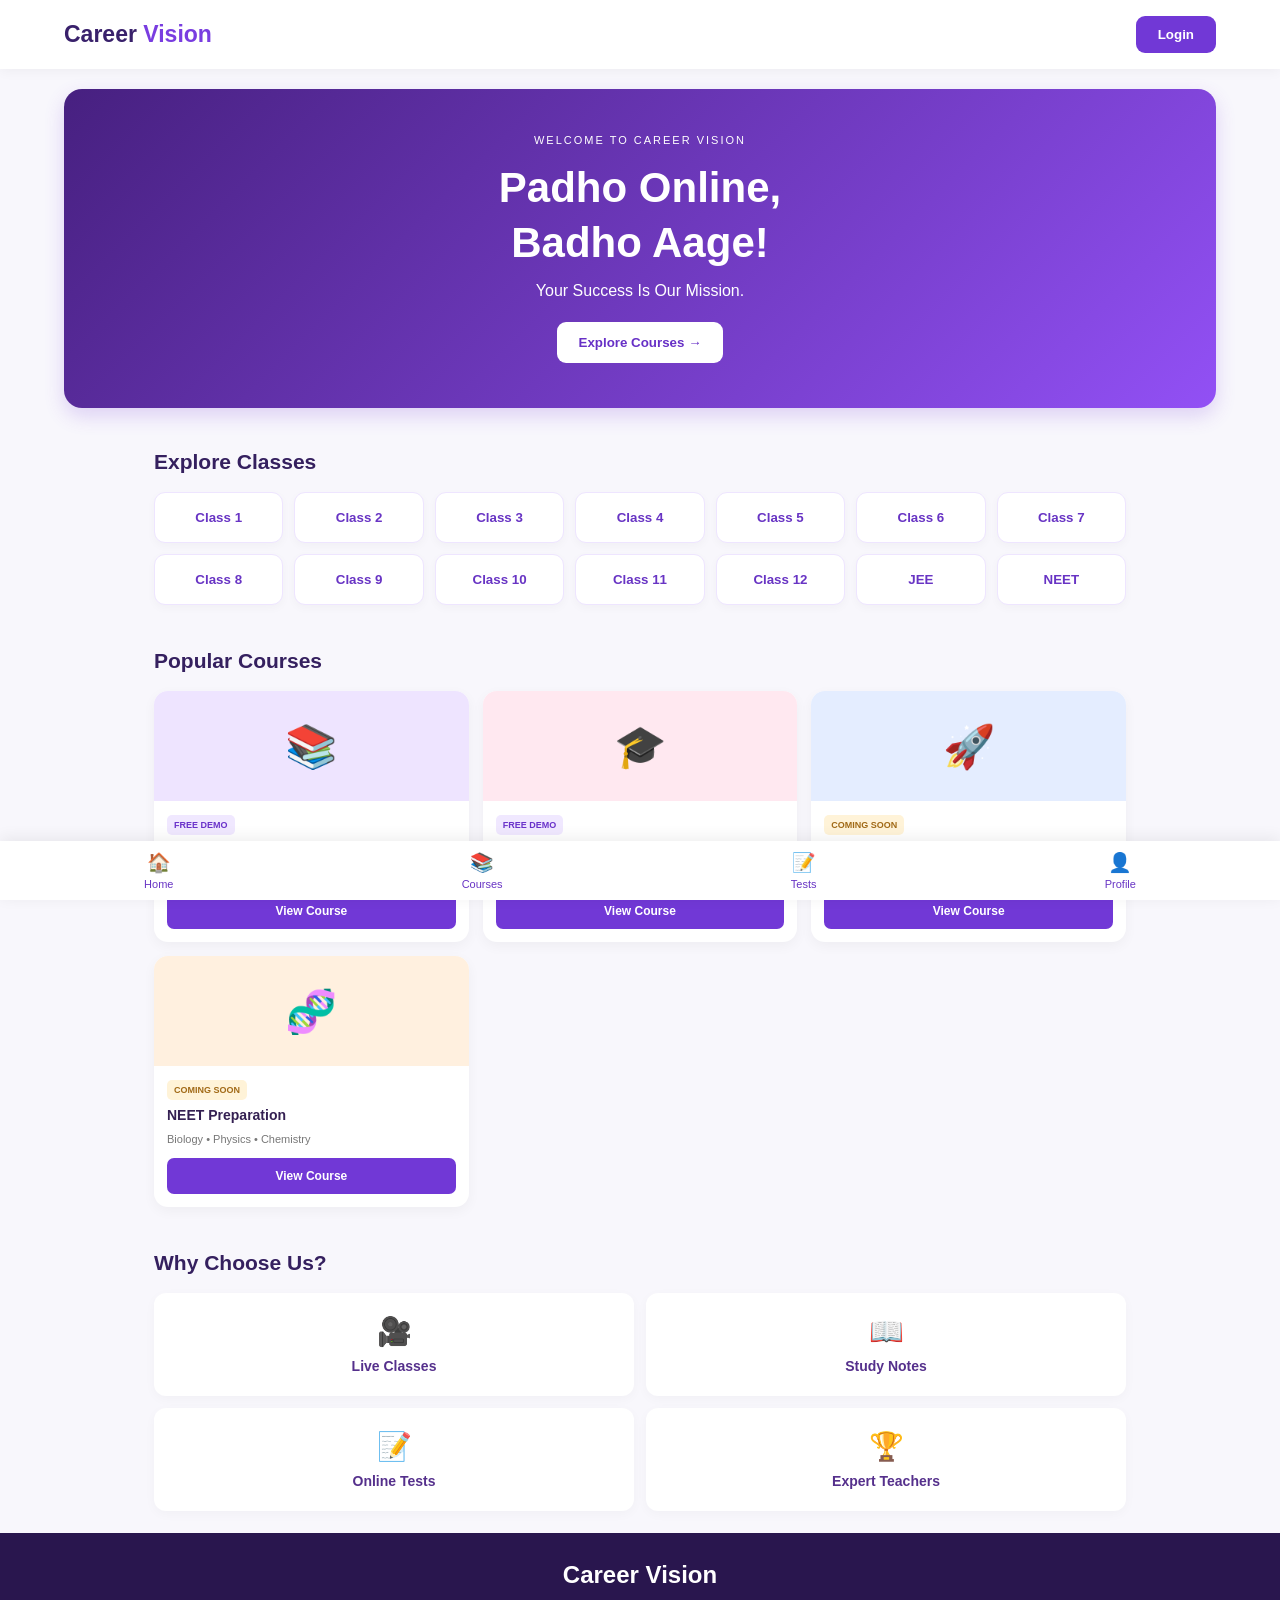
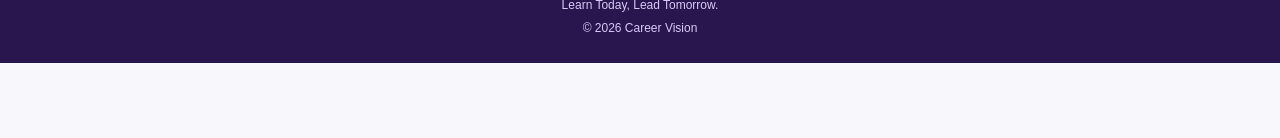
<file: Index.html>
<!DOCTYPE html>
<html lang="en">
<head>
<meta charset="UTF-8">
<meta name="viewport" content="width=device-width, initial-scale=1.0">
<title>Career Vision - Coaching App</title>
<link rel="stylesheet" href="style.css">
</head>
<body>

<!-- HEADER -->
<header class="header">
    <div class="logo">Career <span>Vision</span></div>
    <button class="login-btn" onclick="showLogin()">Login</button>
</header>

<!-- HOME PAGE -->
<main id="homePage">

<section class="hero">
    <p class="tag">WELCOME TO CAREER VISION</p>
    <h1>Padho Online,<br>Badho Aage!</h1>
    <p>Your Success Is Our Mission.</p>
    <button onclick="exploreCourses()">Explore Courses →</button>
</section>

<!-- CLASSES -->
<section class="section">
    <h2>Explore Classes</h2>
    <div class="class-grid">
        <button onclick="selectClass('Class 1')">Class 1</button>
        <button onclick="selectClass('Class 2')">Class 2</button>
        <button onclick="selectClass('Class 3')">Class 3</button>
        <button onclick="selectClass('Class 4')">Class 4</button>
        <button onclick="selectClass('Class 5')">Class 5</button>
        <button onclick="selectClass('Class 6')">Class 6</button>
        <button onclick="selectClass('Class 7')">Class 7</button>
        <button onclick="selectClass('Class 8')">Class 8</button>
        <button onclick="selectClass('Class 9')">Class 9</button>
        <button onclick="selectClass('Class 10')">Class 10</button>
        <button onclick="selectClass('Class 11')">Class 11</button>
        <button onclick="selectClass('Class 12')">Class 12</button>
        <button onclick="selectClass('JEE')">JEE</button>
        <button onclick="selectClass('NEET')">NEET</button>
    </div>
</section>

<!-- COURSES -->
<section class="section" id="courses">
    <h2>Popular Courses</h2>

    <div class="course-grid">

        <article class="course-card">
            <div class="course-image purple">📚</div>
            <div class="course-info">
                <span class="free">FREE DEMO</span>
                <h3>Class 10 Foundation</h3>
                <p>Maths • Science • English</p>
                <button onclick="viewCourse('Class 10 Foundation')">View Course</button>
            </div>
        </article>

        <article class="course-card">
            <div class="course-image pink">🎓</div>
            <div class="course-info">
                <span class="free">FREE DEMO</span>
                <h3>Class 12 Science</h3>
                <p>Physics • Chemistry • Biology</p>
                <button onclick="viewCourse('Class 12 Science')">View Course</button>
            </div>
        </article>

        <article class="course-card">
            <div class="course-image blue">🚀</div>
            <div class="course-info">
                <span class="coming">COMING SOON</span>
                <h3>JEE Preparation</h3>
                <p>Complete JEE Preparation</p>
                <button onclick="viewCourse('JEE Preparation')">View Course</button>
            </div>
        </article>

        <article class="course-card">
            <div class="course-image orange">🧬</div>
            <div class="course-info">
                <span class="coming">COMING SOON</span>
                <h3>NEET Preparation</h3>
                <p>Biology • Physics • Chemistry</p>
                <button onclick="viewCourse('NEET Preparation')">View Course</button>
            </div>
        </article>

    </div>
</section>

<!-- FEATURES -->
<section class="section">
    <h2>Why Choose Us?</h2>
    <div class="feature-grid">
        <div>🎥<h3>Live Classes</h3></div>
        <div>📖<h3>Study Notes</h3></div>
        <div>📝<h3>Online Tests</h3></div>
        <div>🏆<h3>Expert Teachers</h3></div>
    </div>
</section>

</main>

<!-- STUDENT DASHBOARD -->
<main id="studentDashboard" class="dashboard" hidden>

    <div class="welcome">
        <div>
            <p>Welcome Back,</p>
            <h2 id="studentName">Student</h2>
        </div>
        <div class="profile-icon">👤</div>
    </div>

    <div class="dashboard-banner">
        <h2>Learn With Career Vision</h2>
        <p>Your Success Starts Here!</p>
    </div>

    <h2 class="section-heading">My Learning</h2>

    <div class="dash-grid">
        <button class="dash-card" onclick="openMyCourses()">
            <span>📚</span>
            <h3>My Courses</h3>
            <p>View your courses</p>
        </button>

        <button class="dash-card" onclick="openLiveClasses()">
            <span>🎥</span>
            <h3>Live Classes</h3>
            <p>Join your classes</p>
        </button>

        <button class="dash-card" onclick="openNotes()">
            <span>📖</span>
            <h3>Study Notes</h3>
            <p>Read notes</p>
        </button>

        <button class="dash-card" onclick="showTests()">
            <span>📝</span>
            <h3>My Tests</h3>
            <p>Practice questions</p>
        </button>
    </div>

    <div class="progress-card">
        <h3>My Learning Progress</h3>
        <div class="progress-bar">
            <div class="progress-fill"></div>
        </div>
        <p>0% Completed</p>
    </div>

    <button class="logout-btn" onclick="logoutStudent()">Logout</button>

</main>

<!-- LOGIN / SIGNUP MODAL -->
<div class="auth-overlay" id="authOverlay" hidden>
    <div class="auth-box">

        <button class="close-btn" onclick="closeLogin()">×</button>

        <div class="auth-logo">Career <span>Vision</span></div>

        <h2 id="authTitle">Welcome Back!</h2>
        <p class="auth-subtitle">Login to continue learning</p>

        <form id="loginForm">
            <input type="email" id="loginEmail"
                placeholder="Enter Email" required>

            <input type="password" id="loginPassword"
                placeholder="Enter Password" required>

            <button type="submit" class="auth-submit">Login</button>

            <p class="auth-switch">
                New Student?
                <a href="#" onclick="showSignup(event)">Create Account</a>
            </p>
        </form>

        <form id="signupForm" hidden>
            <input type="text" id="signupName"
                placeholder="Enter Full Name" required>

            <input type="email" id="signupEmail"
                placeholder="Enter Email" required>

            <input type="password" id="signupPassword"
                placeholder="Create Password" minlength="6" required>

            <button type="submit" class="auth-submit">Create Account</button>

            <p class="auth-switch">
                Already registered?
                <a href="#" onclick="showLoginForm(event)">Login</a>
            </p>
        </form>

    </div>
</div>

<!-- FOOTER -->
<footer>
    <h2>Career Vision</h2>
    <p>Learn Today, Lead Tomorrow.</p>
    <p>© 2026 Career Vision</p>
</footer>

<!-- BOTTOM NAVIGATION -->
<nav class="bottom-nav">
    <button onclick="goHome()">🏠<span>Home</span></button>
    <button onclick="exploreCourses()">📚<span>Courses</span></button>
    <button onclick="showTests()">📝<span>Tests</span></button>
    <button onclick="showLogin()">👤<span>Profile</span></button>
</nav>

<script src="script.js"></script>
</body>
          </html>
</file>
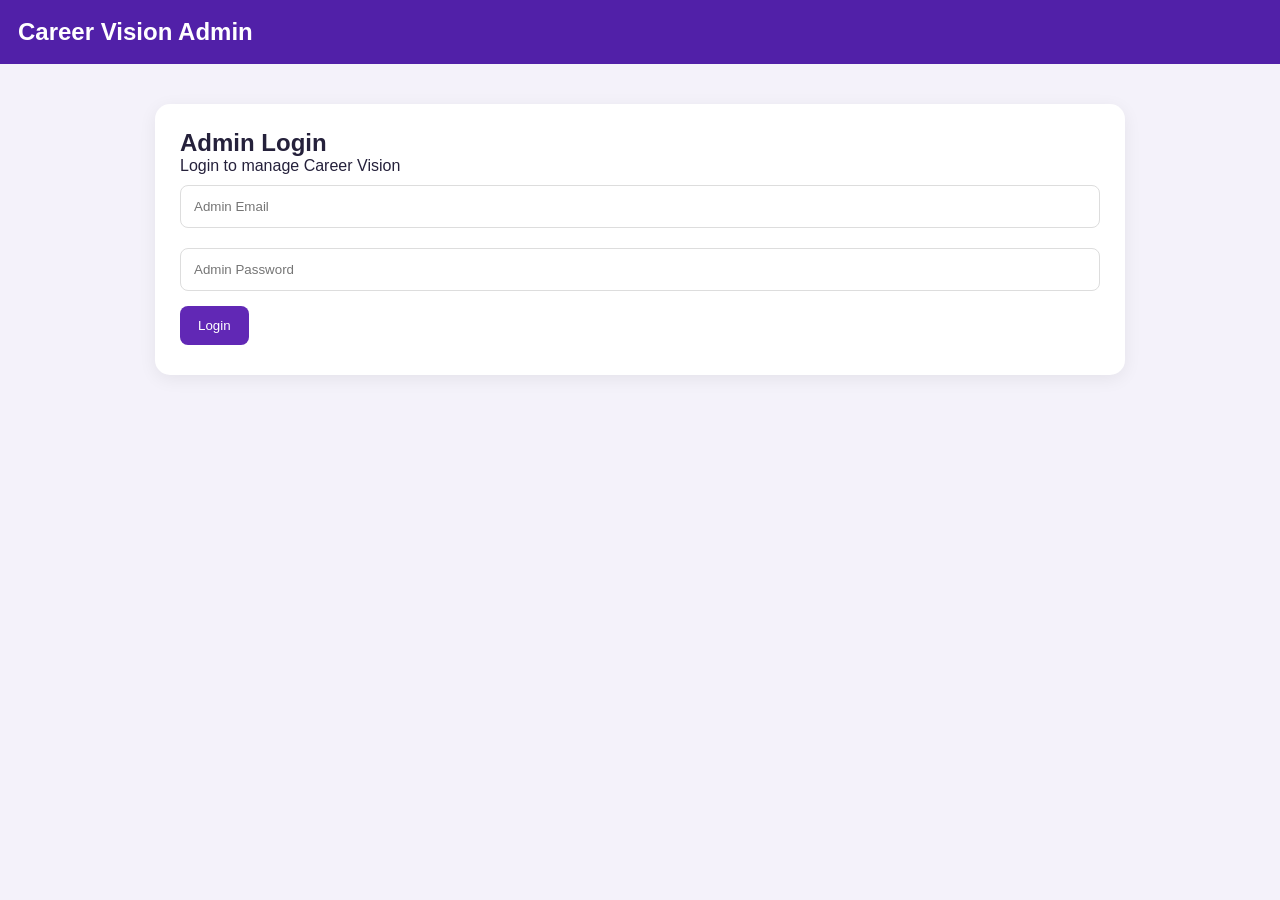
<file: admin.html>
<!DOCTYPE html>
<html lang="en">
<head>
  <meta charset="UTF-8">
  <meta name="viewport" content="width=device-width, initial-scale=1.0">
  <title>Career Vision Admin</title>
  <style>
    * {
      box-sizing: border-box;
      margin: 0;
      padding: 0;
      font-family: Arial, sans-serif;
    }

    body {
      background: #f4f2fa;
      color: #25213b;
    }

    header {
      background: #5120a8;
      color: white;
      padding: 18px;
      display: flex;
      justify-content: space-between;
      align-items: center;
    }

    .container {
      max-width: 1000px;
      margin: 25px auto;
      padding: 15px;
    }

    .login, .dashboard {
      background: white;
      padding: 25px;
      border-radius: 15px;
      box-shadow: 0 4px 18px #0001;
    }

    input {
      width: 100%;
      padding: 13px;
      margin: 10px 0;
      border: 1px solid #ddd;
      border-radius: 8px;
    }

    button {
      background: #6128b5;
      color: white;
      border: 0;
      padding: 12px 18px;
      border-radius: 8px;
      cursor: pointer;
      margin: 5px 0;
    }

    .logout {
      background: #e53935;
    }

    .cards {
      display: grid;
      grid-template-columns: repeat(auto-fit, minmax(140px, 1fr));
      gap: 15px;
      margin: 20px 0;
    }

    .card {
      background: #f1eaff;
      padding: 20px;
      border-radius: 12px;
    }

    .card h2 {
      color: #5120a8;
      margin-top: 10px;
    }

    .section {
      margin-top: 25px;
      padding: 18px;
      background: #faf9ff;
      border-radius: 10px;
    }

    [hidden] {
      display: none !important;
    }
  </style>
</head>
<body>

<header>
  <h2>Career Vision Admin</h2>
  <button class="logout" onclick="logout()" id="logoutBtn" hidden>
    Logout
  </button>
</header>

<div class="container">

  <div class="login" id="loginBox">
    <h2>Admin Login</h2>
    <p>Login to manage Career Vision</p>

    <input type="email" id="email" placeholder="Admin Email">
    <input type="password" id="password" placeholder="Admin Password">

    <button onclick="login()">Login</button>
    <p id="message"></p>
  </div>

  <div class="dashboard" id="dashboard" hidden>
    <h2>Welcome, Admin!</h2>
    <p>Career Vision Management Panel</p>

    <div class="cards">
      <div class="card">
        <p>Total Students</p>
        <h2 id="students">0</h2>
      </div>

      <div class="card">
        <p>Total Courses</p>
        <h2 id="courses">0</h2>
      </div>

      <div class="card">
        <p>Live Classes</p>
        <h2 id="classes">0</h2>
      </div>
    </div>

    <div class="section">
      <h3>Student Management</h3>
      <p>Students section is ready for backend connection.</p>
      <button onclick="alert('Student management will be connected to the database.')">
        Manage Students
      </button>
    </div>

    <div class="section">
      <h3>Course Management</h3>
      <input id="courseName" placeholder="Enter Course Name">
      <button onclick="addCourse()">Add Course</button>
      <ul id="courseList"></ul>
    </div>

    <div class="section">
      <h3>Live Classes</h3>
      <input id="className" placeholder="Enter Live Class Name">
      <button onclick="addClass()">Add Live Class</button>
      <ul id="classList"></ul>
    </div>

    <div class="section">
      <h3>Study Notes</h3>
      <p>PDF upload feature will be added with backend storage.</p>
    </div>
  </div>
</div>

<script>
  // DEMO ONLY: This is not secure authentication.
  // Never put a real admin password in browser JavaScript.

  const demoEmail = "admin@example.com";
  const demoPassword = "Demo12345";

  function login() {
    const email = document.getElementById("email").value.trim();
    const password = document.getElementById("password").value;
    const message = document.getElementById("message");

    if (email === demoEmail && password === demoPassword) {
      document.getElementById("loginBox").hidden = true;
      document.getElementById("dashboard").hidden = false;
      document.getElementById("logoutBtn").hidden = false;
    } else {
      message.textContent = "Incorrect demo email or password.";
      message.style.color = "red";
    }
  }

  function logout() {
    document.getElementById("dashboard").hidden = true;
    document.getElementById("loginBox").hidden = false;
    document.getElementById("logoutBtn").hidden = true;
    document.getElementById("password").value = "";
  }

  function addCourse() {
    const input = document.getElementById("courseName");
    if (!input.value.trim()) return alert("Enter course name");

    const li = document.createElement("li");
    li.textContent = input.value.trim();
    document.getElementById("courseList").appendChild(li);
    input.value = "";

    document.getElementById("courses").textContent =
      document.getElementById("courseList").children.length;
  }

  function addClass() {
    const input = document.getElementById("className");
    if (!input.value.trim()) return alert("Enter class name");

    const li = document.createElement("li");
    li.textContent = input.value.trim();
    document.getElementById("classList").appendChild(li);
    input.value = "";

    document.getElementById("classes").textContent =
      document.getElementById("classList").children.length;
  }
</script>

</body>
</html>
</file>
<file: style.css>
* {
    margin: 0;
    padding: 0;
    box-sizing: border-box;
}

body {
    font-family: Arial, sans-serif;
    background: #f8f7fc;
    color: #29213c;
    padding-bottom: 75px;
}

button {
    cursor: pointer;
    font-family: inherit;
    transition: 0.2s;
}

button:active {
    transform: scale(0.97);
}

[hidden] {
    display: none !important;
}

/* HEADER */

.header {
    background: white;
    padding: 16px 5%;
    display: flex;
    justify-content: space-between;
    align-items: center;
    position: sticky;
    top: 0;
    z-index: 100;
    box-shadow: 0 2px 12px #0000000c;
}

.logo, .auth-logo {
    font-size: 23px;
    font-weight: 800;
    color: #39216b;
}

.logo span, .auth-logo span {
    color: #793de0;
}

.login-btn {
    background: #7138d6;
    color: white;
    border: none;
    border-radius: 9px;
    padding: 11px 22px;
    font-weight: bold;
}

/* HERO */

.hero {
    margin: 20px 5%;
    padding: 45px 20px;
    text-align: center;
    color: white;
    border-radius: 18px;
    background: linear-gradient(135deg, #472080, #9250f5);
    box-shadow: 0 8px 20px #7138d633;
}

.hero .tag {
    font-size: 11px;
    letter-spacing: 2px;
    margin-bottom: 15px;
}

.hero h1 {
    font-size: 32px;
    line-height: 1.3;
    margin-bottom: 12px;
}

.hero > p {
    margin-bottom: 22px;
}

.hero button {
    background: white;
    color: #6730c6;
    border: none;
    border-radius: 9px;
    padding: 13px 22px;
    font-weight: bold;
}

/* COMMON SECTION */

.section {
    padding: 22px 5%;
}

.section h2, .section-heading {
    font-size: 21px;
    color: #35205f;
    margin-bottom: 18px;
}

/* CLASSES */

.class-grid {
    display: grid;
    grid-template-columns: repeat(3, 1fr);
    gap: 11px;
}

.class-grid button {
    background: white;
    border: 1px solid #eee5ff;
    color: #6834c4;
    border-radius: 11px;
    padding: 17px 4px;
    font-weight: bold;
    box-shadow: 0 3px 10px #00000008;
}

/* COURSES */

.course-grid {
    display: grid;
    grid-template-columns: repeat(2, 1fr);
    gap: 14px;
}

.course-card {
    background: white;
    border-radius: 14px;
    overflow: hidden;
    box-shadow: 0 4px 13px #0000000b;
}

.course-image {
    height: 110px;
    display: grid;
    place-items: center;
    font-size: 42px;
}

.purple { background: #eee4ff; }
.pink { background: #ffe8f0; }
.blue { background: #e4edff; }
.orange { background: #fff0df; }

.course-info {
    padding: 13px;
}

.course-info h3 {
    font-size: 14px;
    margin: 10px 0;
    color: #342052;
}

.course-info p {
    font-size: 11px;
    color: #777;
    margin-bottom: 13px;
}

.free, .coming {
    font-size: 9px;
    font-weight: bold;
    color: #6a32ca;
    background: #f0e8ff;
    padding: 5px 7px;
    border-radius: 5px;
}

.coming {
    color: #a16a17;
    background: #fff3d8;
}

.course-info button {
    width: 100%;
    background: #7138d6;
    color: white;
    border: none;
    border-radius: 7px;
    padding: 11px 4px;
    font-size: 12px;
    font-weight: bold;
}

/* FEATURES */

.feature-grid {
    display: grid;
    grid-template-columns: repeat(2, 1fr);
    gap: 12px;
}

.feature-grid div {
    background: white;
    padding: 22px 10px;
    border-radius: 12px;
    text-align: center;
    font-size: 28px;
    box-shadow: 0 3px 12px #00000008;
}

.feature-grid h3 {
    font-size: 14px;
    color: #55308c;
    margin-top: 10px;
}

/* FOOTER */

footer {
    background: #29164e;
    color: white;
    text-align: center;
    padding: 28px 15px;
}

footer p {
    color: #d9c9f5;
    font-size: 12px;
    margin-top: 9px;
}

/* BOTTOM NAV */

.bottom-nav {
    position: fixed;
    bottom: 0;
    left: 0;
    width: 100%;
    background: white;
    display: flex;
    justify-content: space-around;
    padding: 10px 0;
    box-shadow: 0 -3px 15px #00000012;
    z-index: 200;
}

.bottom-nav button {
    border: none;
    background: none;
    color: #6834c4;
    font-size: 19px;
    display: flex;
    flex-direction: column;
    align-items: center;
    gap: 4px;
}

.bottom-nav span {
    font-size: 11px;
}

/* LOGIN / SIGNUP */

.auth-overlay {
    position: fixed;
    inset: 0;
    background: #1c1039bd;
    z-index: 1000;
    display: flex;
    justify-content: center;
    align-items: center;
    padding: 18px;
}

.auth-box {
    position: relative;
    width: 100%;
    max-width: 390px;
    background: white;
    padding: 30px 22px;
    border-radius: 18px;
    box-shadow: 0 10px 40px #0003;
}

.close-btn {
    position: absolute;
    top: 8px;
    right: 15px;
    background: none;
    border: none;
    color: #555;
    font-size: 30px;
}

.auth-logo {
    text-align: center;
    margin-bottom: 20px;
}

.auth-box h2 {
    text-align: center;
    color: #39216b;
    margin-bottom: 8px;
}

.auth-subtitle {
    text-align: center;
    color: #888;
    font-size: 13px;
    margin-bottom: 22px;
}

.auth-box input {
    display: block;
    width: 100%;
    padding: 14px;
    margin-bottom: 13px;
    border: 1px solid #ddd;
    border-radius: 9px;
    outline: none;
    font-size: 14px;
}

.auth-box input:focus {
    border-color: #793de0;
}

.auth-submit {
    width: 100%;
    padding: 14px;
    border: none;
    border-radius: 9px;
    background: #7138d6;
    color: white;
    font-size: 15px;
    font-weight: bold;
}

.auth-switch {
    text-align: center;
    margin-top: 18px;
    color: #777;
    font-size: 13px;
}

.auth-switch a {
    color: #7138d6;
    font-weight: bold;
    text-decoration: none;
}

/* DASHBOARD */

.dashboard {
    padding: 22px 5%;
    min-height: 100vh;
}

.welcome {
    display: flex;
    justify-content: space-between;
    align-items: center;
    margin-bottom: 22px;
}

.welcome p {
    color: #777;
    font-size: 13px;
}

.welcome h2 {
    color: #39216b;
    margin-top: 5px;
}

.profile-icon {
    width: 48px;
    height: 48px;
    background: #eadfff;
    border-radius: 50%;
    display: grid;
    place-items: center;
    font-size: 25px;
}

.dashboard-banner {
    background: linear-gradient(130deg, #49218e, #914cf3);
    color: white;
    padding: 28px 20px;
    border-radius: 16px;
    margin-bottom: 27px;
}

.dashboard-banner h2 {
    font-size: 21px;
    margin-bottom: 9px;
}

.dashboard-banner p {
    color: #eee0ff;
    font-size: 13px;
}

.section-heading {
    margin-bottom: 16px;
}

.dash-grid {
    display: grid;
    grid-template-columns: repeat(2, 1fr);
    gap: 13px;
    margin-bottom: 25px;
}

.dash-card {
    text-align: left;
    border: none;
    background: white;
    border-radius: 13px;
    padding: 19px 12px;
    box-shadow: 0 3px 12px #00000009;
}

.dash-card span {
    font-size: 29px;
}

.dash-card h3 {
    color: #512c91;
    font-size: 14px;
    margin-top: 10px;
}

.dash-card p {
    color: #888;
    font-size: 11px;
    margin-top: 7px;
}

.progress-card {
    background: white;
    padding: 20px;
    border-radius: 13px;
    margin-bottom: 23px;
}

.progress-card h3 {
    color: #40246e;
    font-size: 16px;
    margin-bottom: 15px;
}

.progress-bar {
    height: 10px;
    background: #eee7fa;
    border-radius: 20px;
}

.progress-fill {
    width: 0;
    height: 100%;
    background: #7739df;
    border-radius: 20px;
}

.progress-card p {
    font-size: 12px;
    color: #777;
    margin-top: 10px;
}

.logout-btn {
    width: 100%;
    background: #7138d6;
    color: white;
    padding: 14px;
    border: none;
    border-radius: 9px;
    font-weight: bold;
}

/* TABLET AND DESKTOP */

@media (min-width: 700px) {
    .course-grid {
        grid-template-columns: repeat(3, 1fr);
    }

    .class-grid {
        grid-template-columns: repeat(7, 1fr);
    }

    .hero h1 {
        font-size: 42px;
    }

    .section, .dashboard {
        max-width: 1100px;
        margin: auto;
    }
  }
</file>
